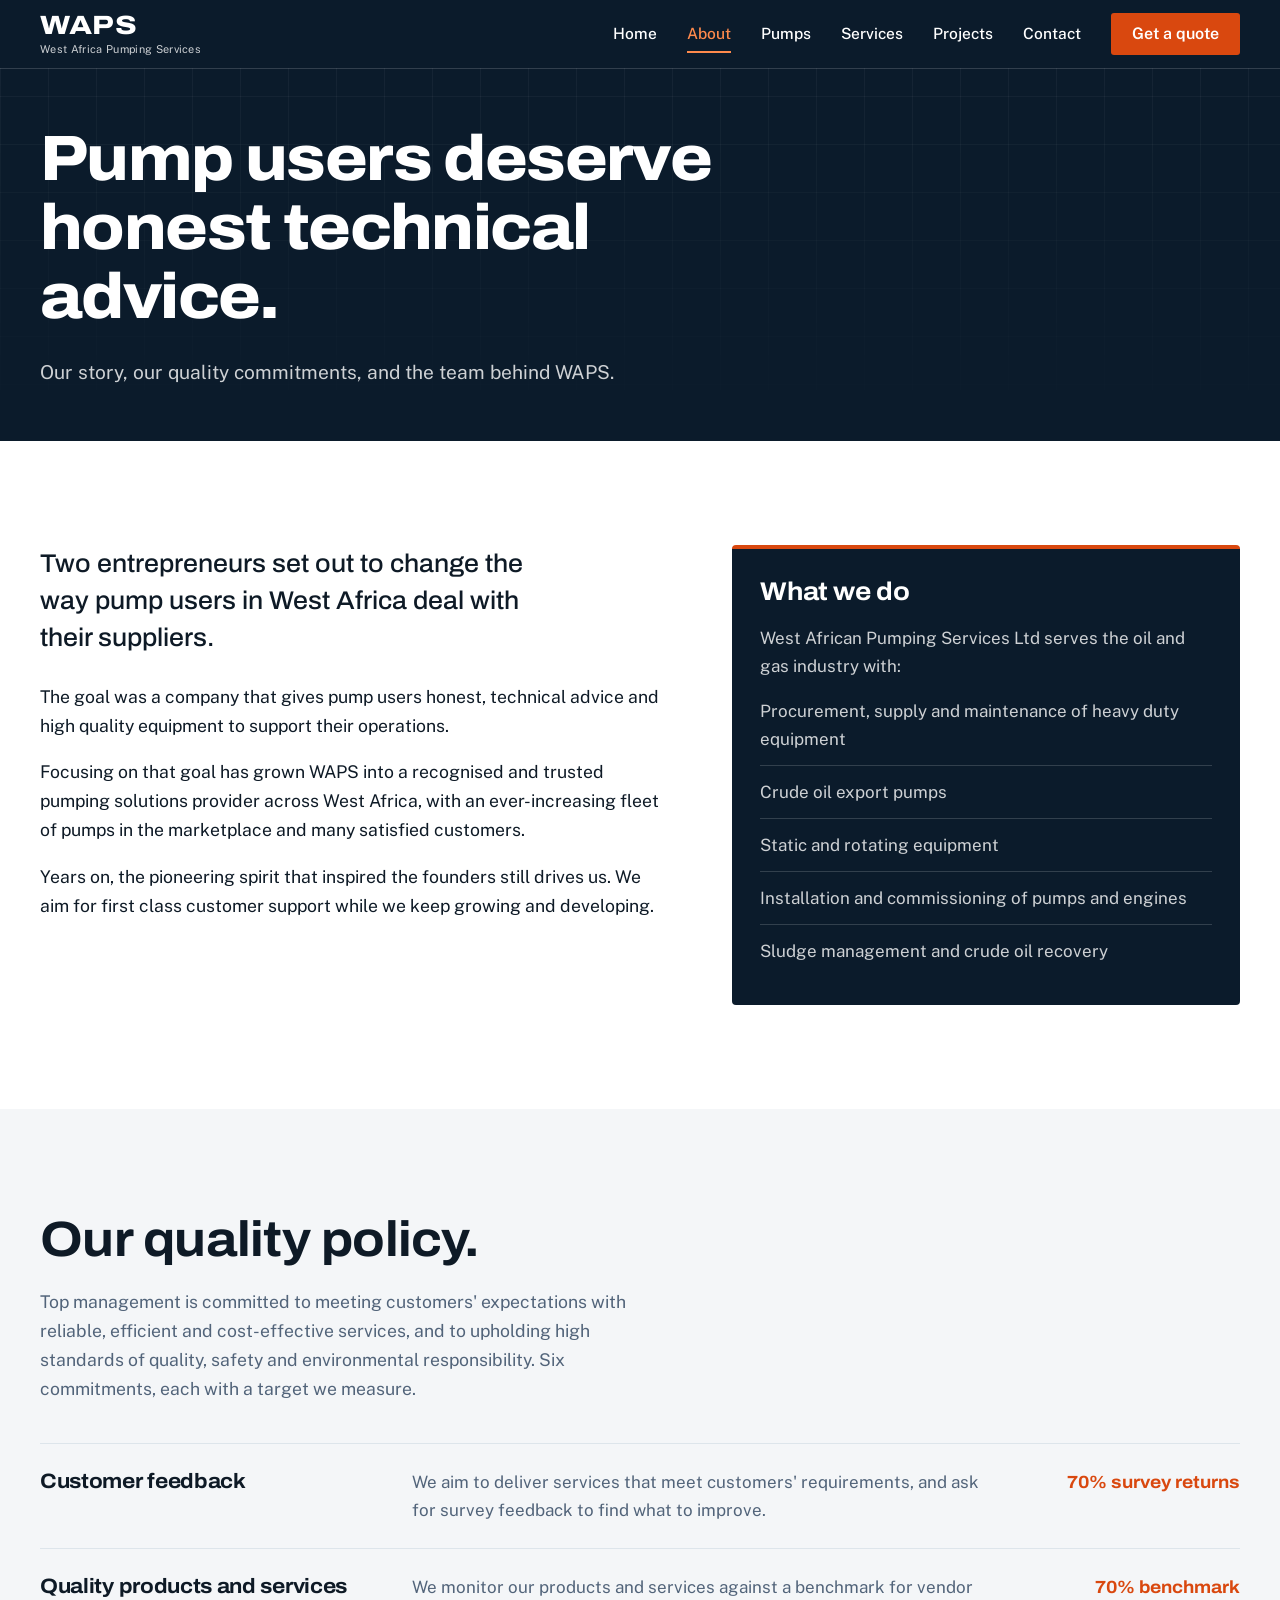
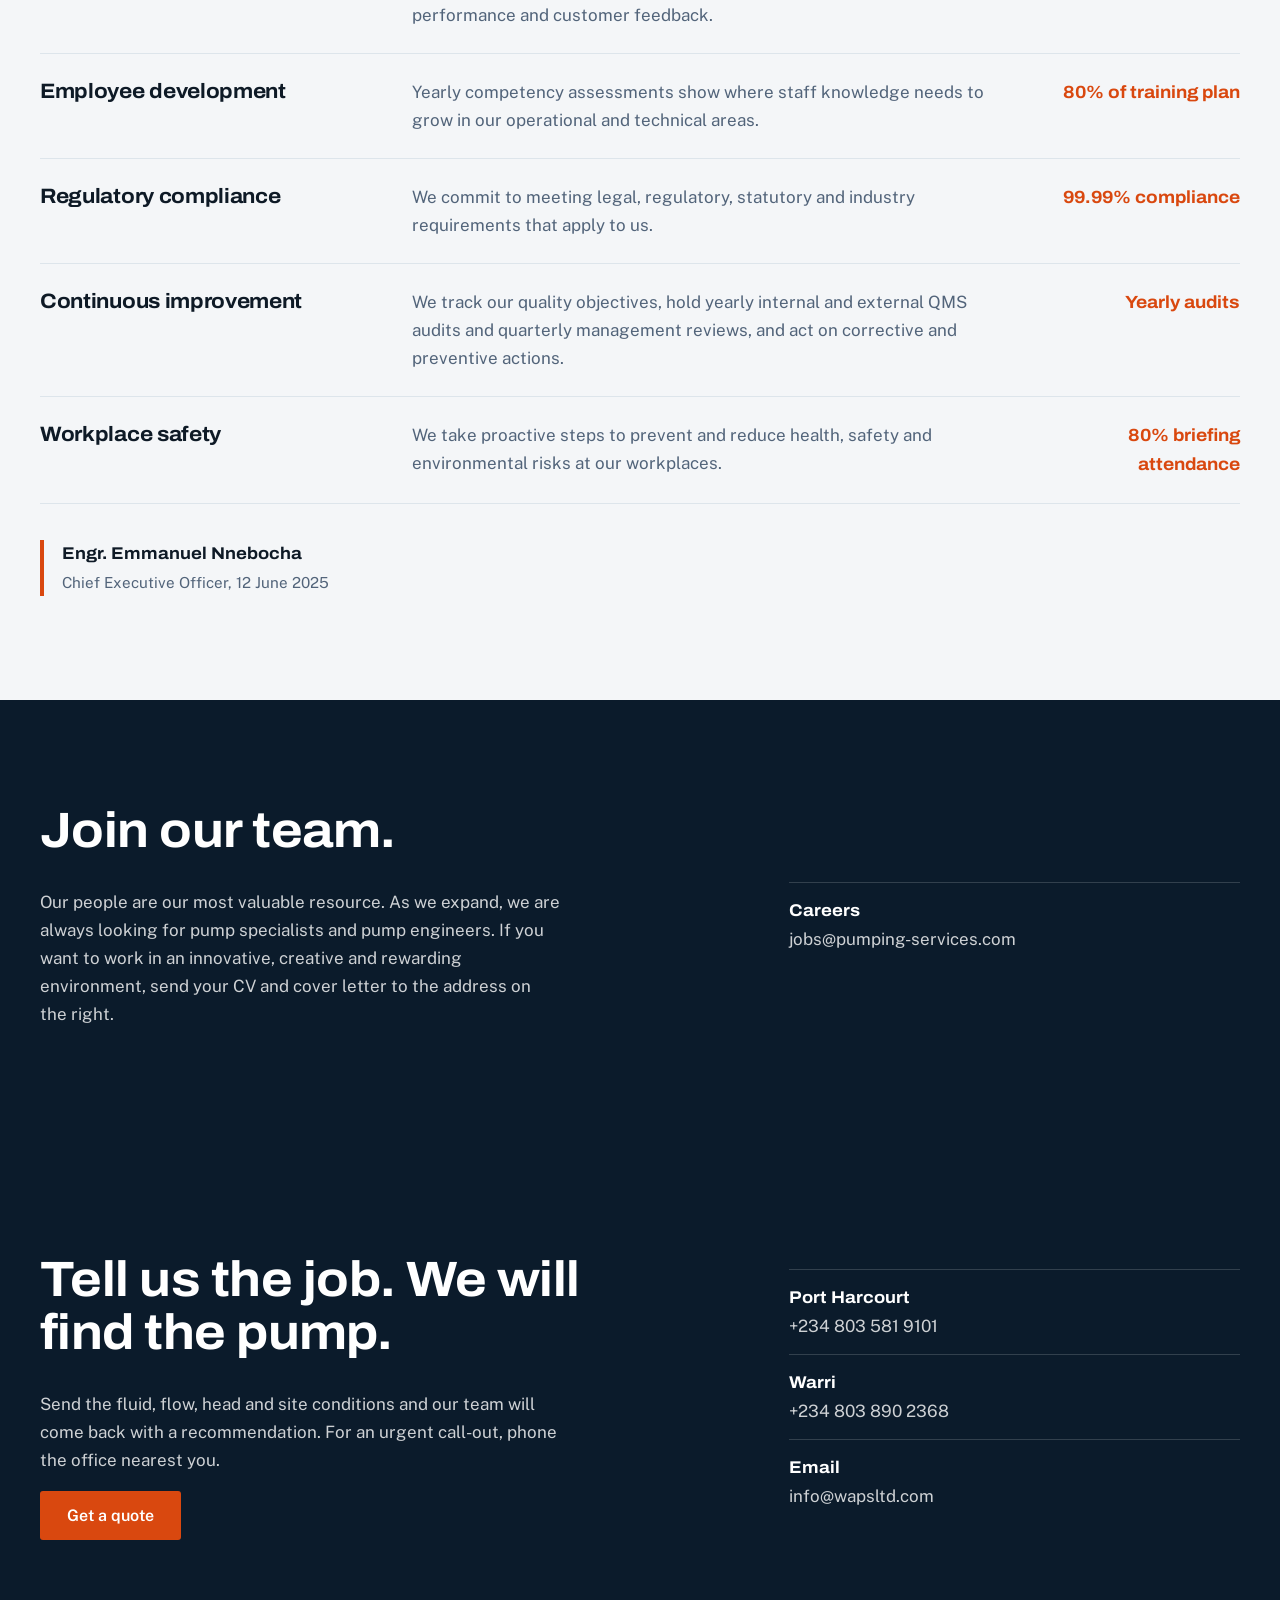
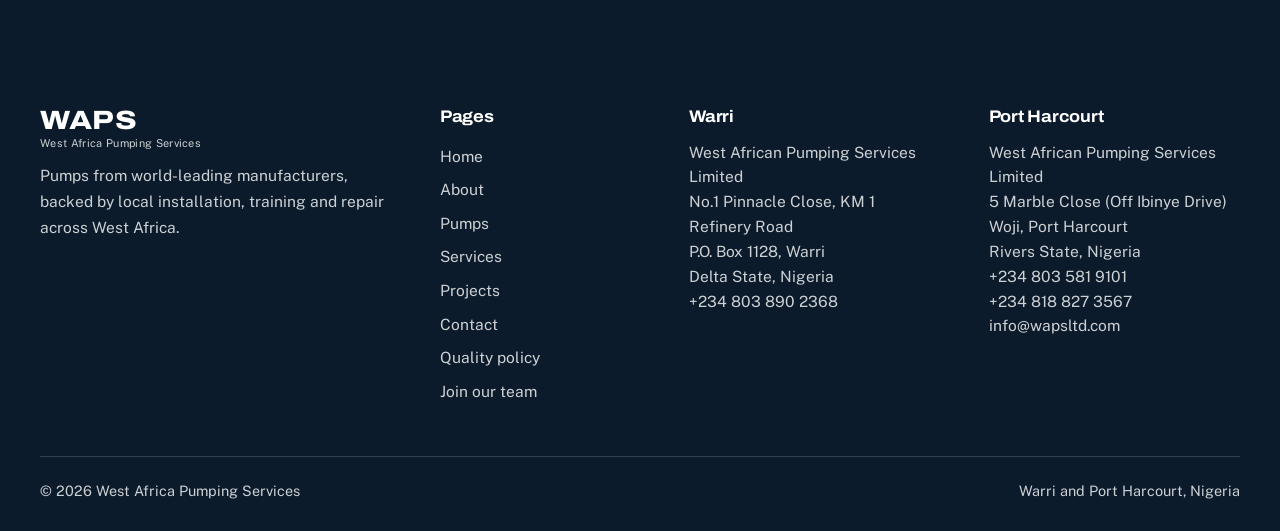
<file: about.html>
<!doctype html>
<html lang="en">
<head>
<meta charset="utf-8">
<meta name="viewport" content="width=device-width, initial-scale=1">
<title>About | West Africa Pumping Services</title>
<meta name="description" content="The story behind West Africa Pumping Services, our quality policy, and how to join the team.">
<meta name="theme-color" content="#0b1b2b">
<link rel="icon" href="data:image/svg+xml,%3Csvg xmlns='http://www.w3.org/2000/svg' viewBox='0 0 32 32'%3E%3Crect width='32' height='32' rx='4' fill='%230b1b2b'/%3E%3Cpath d='M5 9c8 0 11 5 14 11s5 6 8 6' stroke='%23ff8a4c' stroke-width='3' fill='none' stroke-linecap='round'/%3E%3C/svg%3E">
<link rel="preconnect" href="https://fonts.googleapis.com"><link rel="preconnect" href="https://fonts.gstatic.com" crossorigin><link href="https://fonts.googleapis.com/css2?family=Archivo:wdth,wght@75..125,500..800&family=Public+Sans:wght@400;500;600&display=swap" rel="stylesheet">
<link rel="stylesheet" href="css/styles.css">
</head>
<body>
<a class="skip-link" href="#main">Skip to content</a>
<header class="site-header solid">
  <div class="wrap header-row">
    <a class="brand" href="index.html" aria-label="West Africa Pumping Services, home">
      <strong>WAPS</strong><span>West Africa Pumping Services</span>
    </a>
    <button class="nav-toggle" type="button" aria-expanded="false" aria-controls="site-nav" aria-label="Open menu"><i></i><i></i><i></i></button>
    <nav class="nav" id="site-nav" aria-label="Main">
      <a href="index.html">Home</a><a href="about.html" aria-current="page">About</a><a href="pumps.html">Pumps</a><a href="services.html">Services</a><a href="projects.html">Projects</a><a href="contact.html">Contact</a><a class="btn" href="contact.html#quote">Get a quote</a>
    </nav>
  </div>
</header>
<section class="page-hero">
  <div class="wrap"><h1>Pump users deserve honest technical advice.</h1><p>Our story, our quality commitments, and the team behind WAPS.</p></div>
</section>
<main id="main">
<section class="section section--white">
  <div class="wrap split">
    <div>
      <p class="lead-in">Two entrepreneurs set out to change the way pump users in West Africa deal with their suppliers.</p>
      <div class="prose">
        <p>The goal was a company that gives pump users honest, technical advice and high quality equipment to support their operations.</p>
        <p>Focusing on that goal has grown WAPS into a recognised and trusted pumping solutions provider across West Africa, with an ever-increasing fleet of pumps in the marketplace and many satisfied customers.</p>
        <p>Years on, the pioneering spirit that inspired the founders still drives us. We aim for first class customer support while we keep growing and developing.</p>
      </div>
    </div>
    <div class="panel">
      <h3>What we do</h3>
      <p style="color:var(--on-dark)">West African Pumping Services Ltd serves the oil and gas industry with:</p>
      <ul>
        <li>Procurement, supply and maintenance of heavy duty equipment</li>
        <li>Crude oil export pumps</li>
        <li>Static and rotating equipment</li>
        <li>Installation and commissioning of pumps and engines</li>
        <li>Sludge management and crude oil recovery</li>
      </ul>
    </div>
  </div>
</section>

<section class="section" id="quality">
  <div class="wrap">
    <div class="section__intro">
      <h2>Our quality policy.</h2>
      <p>Top management is committed to meeting customers' expectations with reliable, efficient and cost-effective services, and to upholding high standards of quality, safety and environmental responsibility. Six commitments, each with a target we measure.</p>
    </div>
    <div class="commit-list"><div class="commit"><h3>Customer feedback</h3><p>We aim to deliver services that meet customers' requirements, and ask for survey feedback to find what to improve.</p><span class="target">70% survey returns</span></div><div class="commit"><h3>Quality products and services</h3><p>We monitor our products and services against a benchmark for vendor performance and customer feedback.</p><span class="target">70% benchmark</span></div><div class="commit"><h3>Employee development</h3><p>Yearly competency assessments show where staff knowledge needs to grow in our operational and technical areas.</p><span class="target">80% of training plan</span></div><div class="commit"><h3>Regulatory compliance</h3><p>We commit to meeting legal, regulatory, statutory and industry requirements that apply to us.</p><span class="target">99.99% compliance</span></div><div class="commit"><h3>Continuous improvement</h3><p>We track our quality objectives, hold yearly internal and external QMS audits and quarterly management reviews, and act on corrective and preventive actions.</p><span class="target">Yearly audits</span></div><div class="commit"><h3>Workplace safety</h3><p>We take proactive steps to prevent and reduce health, safety and environmental risks at our workplaces.</p><span class="target">80% briefing attendance</span></div></div>
    <div class="signoff"><b>Engr. Emmanuel Nnebocha</b><span>Chief Executive Officer, 12 June 2025</span></div>
  </div>
</section>

<section class="section section--dark on-dark" id="careers">
  <div class="wrap quote">
    <div>
      <h2>Join our team.</h2>
      <p>Our people are our most valuable resource. As we expand, we are always looking for pump specialists and pump engineers. If you want to work in an innovative, creative and rewarding environment, send your CV and cover letter to the address on the right.</p>
    </div>
    <ul class="contact-lines"><li><b>Careers</b><a href="mailto:jobs@pumping-services.com">jobs@pumping-services.com</a></li></ul>
  </div>
</section>
<section class="section section--dark on-dark" id="quote-band">
  <div class="wrap quote">
    <div>
      <h2>Tell us the job. We will find the pump.</h2>
      <p>Send the fluid, flow, head and site conditions and our team will come back with a recommendation. For an urgent call-out, phone the office nearest you.</p>
      <div class="actions"><a class="btn" href="contact.html#quote">Get a quote</a></div>
    </div>
    <ul class="contact-lines">
      <li><b>Port Harcourt</b><a href="tel:+2348035819101">+234 803 581 9101</a></li>
      <li><b>Warri</b><a href="tel:+2348038902368">+234 803 890 2368</a></li>
      <li><b>Email</b><a href="mailto:info@wapsltd.com">info@wapsltd.com</a></li>
    </ul>
  </div>
</section>

</main>
<footer class="site-footer">
  <div class="wrap">
    <div class="footer-grid">
      <div>
        <a class="brand" href="index.html" aria-label="West Africa Pumping Services, home"><strong>WAPS</strong><span>West Africa Pumping Services</span></a>
        <p>Pumps from world-leading manufacturers, backed by local installation, training and repair across West Africa.</p>
      </div>
      <div>
        <h4>Pages</h4>
        <ul><li><a href="index.html">Home</a></li><li><a href="about.html">About</a></li><li><a href="pumps.html">Pumps</a></li><li><a href="services.html">Services</a></li><li><a href="projects.html">Projects</a></li><li><a href="contact.html">Contact</a></li><li><a href="about.html#quality">Quality policy</a></li><li><a href="about.html#careers">Join our team</a></li></ul>
      </div>
      <div>
        <h4>Warri</h4>
        <address>West African Pumping Services Limited<br>No.1 Pinnacle Close, KM 1 Refinery Road<br>P.O. Box 1128, Warri<br>Delta State, Nigeria<br>
        <a href="tel:+2348038902368">+234 803 890 2368</a></address>
      </div>
      <div>
        <h4>Port Harcourt</h4>
        <address>West African Pumping Services Limited<br>5 Marble Close (Off Ibinye Drive)<br>Woji, Port Harcourt<br>Rivers State, Nigeria<br>
        <a href="tel:+2348035819101">+234 803 581 9101</a><br><a href="tel:+2348188273567">+234 818 827 3567</a><br>
        <a href="mailto:info@wapsltd.com">info@wapsltd.com</a></address>
      </div>
    </div>
    <div class="footer-base">
      <span>&copy; <span data-year>2026</span> West Africa Pumping Services</span>
      <span>Warri and Port Harcourt, Nigeria</span>
    </div>
  </div>
</footer>
<script src="js/main.js"></script>
</body>
</html>
</file>
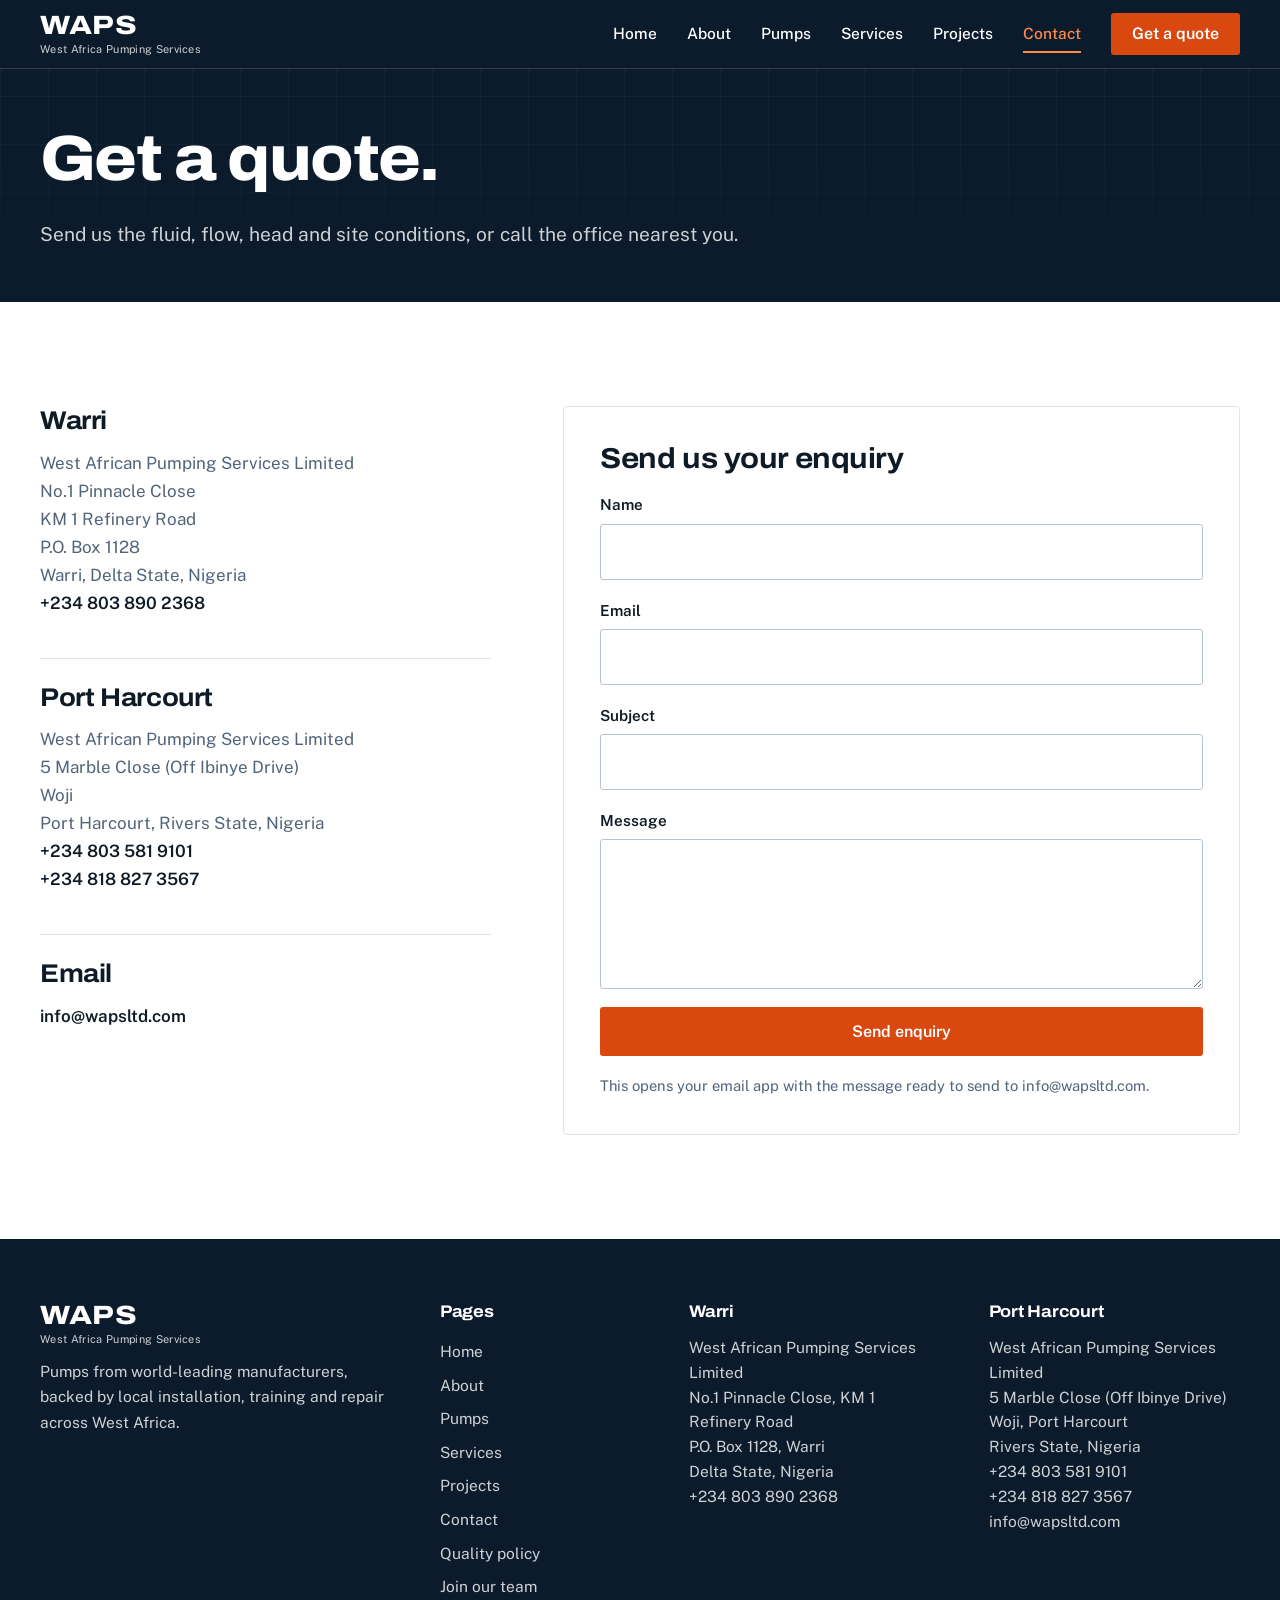
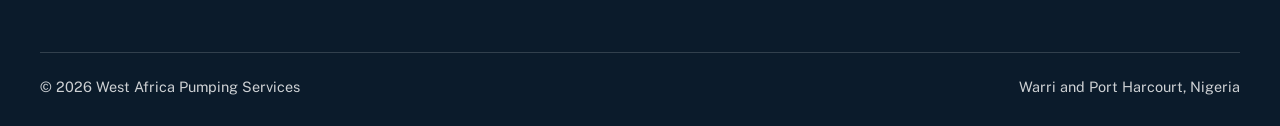
<file: contact.html>
<!doctype html>
<html lang="en">
<head>
<meta charset="utf-8">
<meta name="viewport" content="width=device-width, initial-scale=1">
<title>Contact | West Africa Pumping Services</title>
<meta name="description" content="Contact West Africa Pumping Services in Warri or Port Harcourt, Nigeria, for pump quotes, service and support.">
<meta name="theme-color" content="#0b1b2b">
<link rel="icon" href="data:image/svg+xml,%3Csvg xmlns='http://www.w3.org/2000/svg' viewBox='0 0 32 32'%3E%3Crect width='32' height='32' rx='4' fill='%230b1b2b'/%3E%3Cpath d='M5 9c8 0 11 5 14 11s5 6 8 6' stroke='%23ff8a4c' stroke-width='3' fill='none' stroke-linecap='round'/%3E%3C/svg%3E">
<link rel="preconnect" href="https://fonts.googleapis.com"><link rel="preconnect" href="https://fonts.gstatic.com" crossorigin><link href="https://fonts.googleapis.com/css2?family=Archivo:wdth,wght@75..125,500..800&family=Public+Sans:wght@400;500;600&display=swap" rel="stylesheet">
<link rel="stylesheet" href="css/styles.css">
</head>
<body>
<a class="skip-link" href="#main">Skip to content</a>
<header class="site-header solid">
  <div class="wrap header-row">
    <a class="brand" href="index.html" aria-label="West Africa Pumping Services, home">
      <strong>WAPS</strong><span>West Africa Pumping Services</span>
    </a>
    <button class="nav-toggle" type="button" aria-expanded="false" aria-controls="site-nav" aria-label="Open menu"><i></i><i></i><i></i></button>
    <nav class="nav" id="site-nav" aria-label="Main">
      <a href="index.html">Home</a><a href="about.html">About</a><a href="pumps.html">Pumps</a><a href="services.html">Services</a><a href="projects.html">Projects</a><a href="contact.html" aria-current="page">Contact</a><a class="btn" href="contact.html#quote">Get a quote</a>
    </nav>
  </div>
</header>
<section class="page-hero">
  <div class="wrap"><h1>Get a quote.</h1><p>Send us the fluid, flow, head and site conditions, or call the office nearest you.</p></div>
</section>
<main id="main">
<section class="section section--white" id="quote">
  <div class="wrap contact-grid">
    <div>
      <div class="office">
        <h3>Warri</h3>
        <address>West African Pumping Services Limited<br>No.1 Pinnacle Close<br>KM 1 Refinery Road<br>P.O. Box 1128<br>Warri, Delta State, Nigeria</address>
        <p><a href="tel:+2348038902368">+234 803 890 2368</a></p>
      </div>
      <div class="office">
        <h3>Port Harcourt</h3>
        <address>West African Pumping Services Limited<br>5 Marble Close (Off Ibinye Drive)<br>Woji<br>Port Harcourt, Rivers State, Nigeria</address>
        <p><a href="tel:+2348035819101">+234 803 581 9101</a><br><a href="tel:+2348188273567">+234 818 827 3567</a></p>
      </div>
      <div class="office">
        <h3>Email</h3>
        <p><a href="mailto:info@wapsltd.com">info@wapsltd.com</a></p>
      </div>
    </div>
    <form class="form" id="quote-form" action="mailto:info@wapsltd.com" method="post" enctype="text/plain">
      <h2 style="font-size:1.8rem;margin:0">Send us your enquiry</h2>
      <div class="field"><label for="f-name">Name</label><input id="f-name" name="name" type="text" autocomplete="name" required></div>
      <div class="field"><label for="f-email">Email</label><input id="f-email" name="email" type="email" autocomplete="email" required></div>
      <div class="field"><label for="f-subject">Subject</label><input id="f-subject" name="subject" type="text"></div>
      <div class="field"><label for="f-message">Message</label><textarea id="f-message" name="message" required></textarea></div>
      <button class="btn" type="submit">Send enquiry</button>
      <p class="form-note">This opens your email app with the message ready to send to info@wapsltd.com.</p>
    </form>
  </div>
</section>
</main>
<footer class="site-footer">
  <div class="wrap">
    <div class="footer-grid">
      <div>
        <a class="brand" href="index.html" aria-label="West Africa Pumping Services, home"><strong>WAPS</strong><span>West Africa Pumping Services</span></a>
        <p>Pumps from world-leading manufacturers, backed by local installation, training and repair across West Africa.</p>
      </div>
      <div>
        <h4>Pages</h4>
        <ul><li><a href="index.html">Home</a></li><li><a href="about.html">About</a></li><li><a href="pumps.html">Pumps</a></li><li><a href="services.html">Services</a></li><li><a href="projects.html">Projects</a></li><li><a href="contact.html">Contact</a></li><li><a href="about.html#quality">Quality policy</a></li><li><a href="about.html#careers">Join our team</a></li></ul>
      </div>
      <div>
        <h4>Warri</h4>
        <address>West African Pumping Services Limited<br>No.1 Pinnacle Close, KM 1 Refinery Road<br>P.O. Box 1128, Warri<br>Delta State, Nigeria<br>
        <a href="tel:+2348038902368">+234 803 890 2368</a></address>
      </div>
      <div>
        <h4>Port Harcourt</h4>
        <address>West African Pumping Services Limited<br>5 Marble Close (Off Ibinye Drive)<br>Woji, Port Harcourt<br>Rivers State, Nigeria<br>
        <a href="tel:+2348035819101">+234 803 581 9101</a><br><a href="tel:+2348188273567">+234 818 827 3567</a><br>
        <a href="mailto:info@wapsltd.com">info@wapsltd.com</a></address>
      </div>
    </div>
    <div class="footer-base">
      <span>&copy; <span data-year>2026</span> West Africa Pumping Services</span>
      <span>Warri and Port Harcourt, Nigeria</span>
    </div>
  </div>
</footer>
<script src="js/main.js"></script>
</body>
</html>
</file>
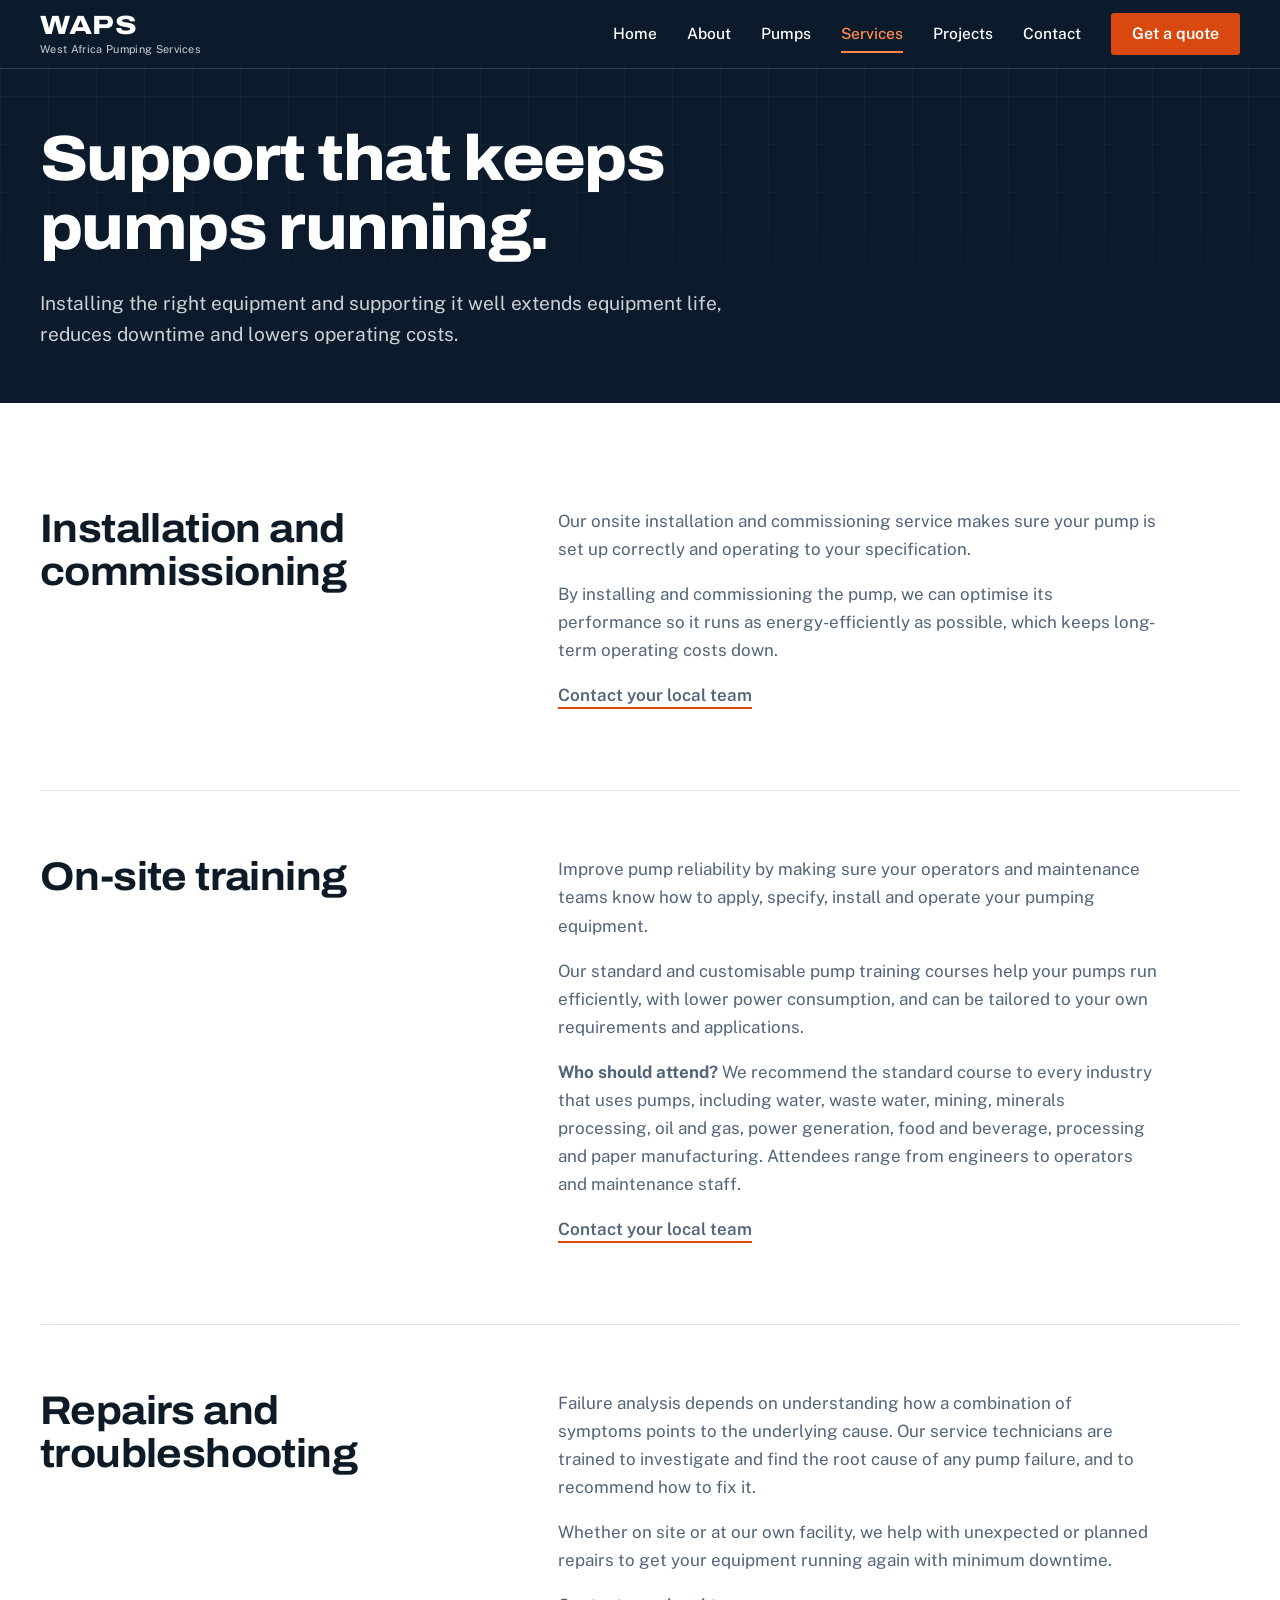
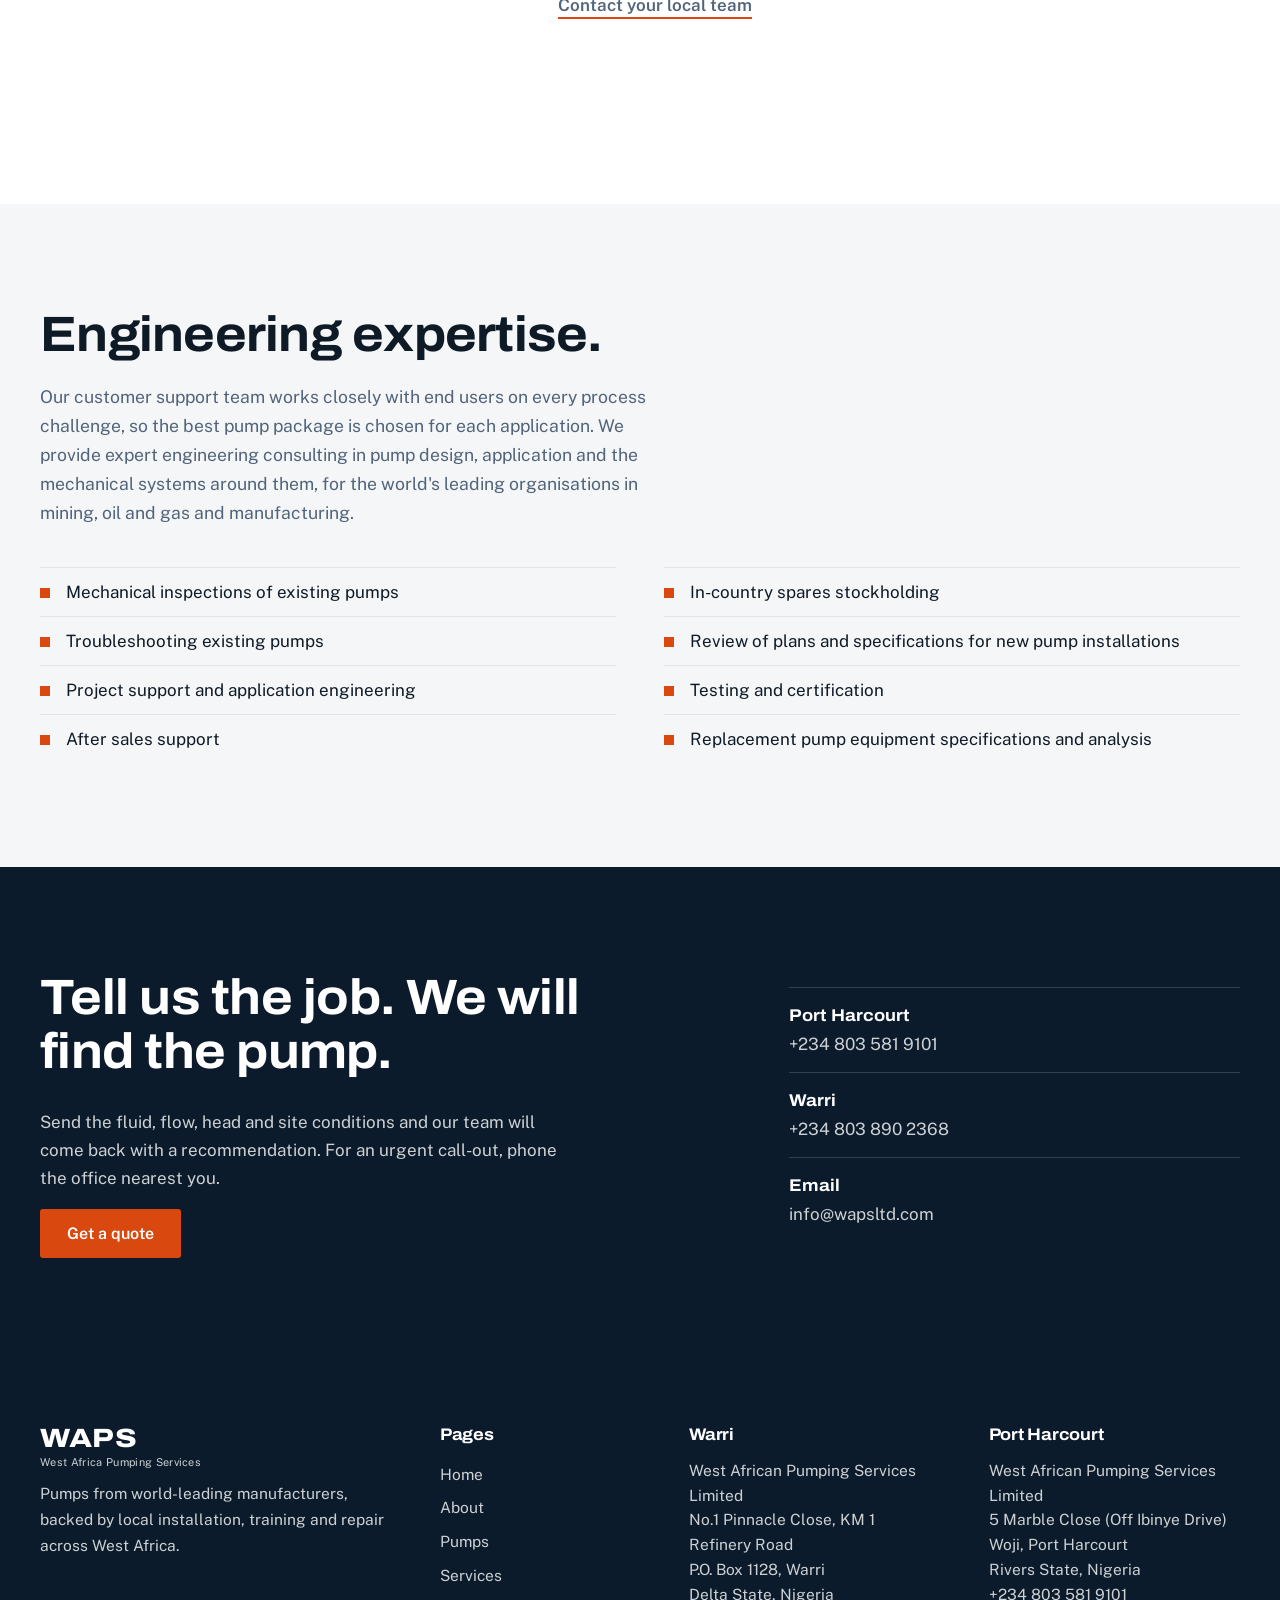
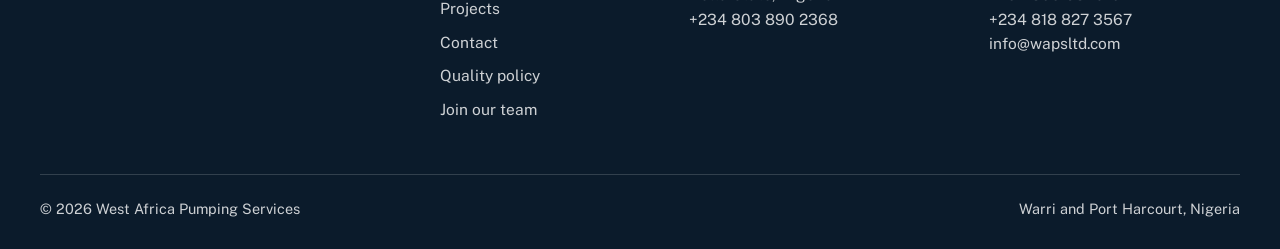
<file: services.html>
<!doctype html>
<html lang="en">
<head>
<meta charset="utf-8">
<meta name="viewport" content="width=device-width, initial-scale=1">
<title>Services and expertise | West Africa Pumping Services</title>
<meta name="description" content="Installation and commissioning, on-site training, repairs and troubleshooting, and pump engineering expertise from WAPS.">
<meta name="theme-color" content="#0b1b2b">
<link rel="icon" href="data:image/svg+xml,%3Csvg xmlns='http://www.w3.org/2000/svg' viewBox='0 0 32 32'%3E%3Crect width='32' height='32' rx='4' fill='%230b1b2b'/%3E%3Cpath d='M5 9c8 0 11 5 14 11s5 6 8 6' stroke='%23ff8a4c' stroke-width='3' fill='none' stroke-linecap='round'/%3E%3C/svg%3E">
<link rel="preconnect" href="https://fonts.googleapis.com"><link rel="preconnect" href="https://fonts.gstatic.com" crossorigin><link href="https://fonts.googleapis.com/css2?family=Archivo:wdth,wght@75..125,500..800&family=Public+Sans:wght@400;500;600&display=swap" rel="stylesheet">
<link rel="stylesheet" href="css/styles.css">
</head>
<body>
<a class="skip-link" href="#main">Skip to content</a>
<header class="site-header solid">
  <div class="wrap header-row">
    <a class="brand" href="index.html" aria-label="West Africa Pumping Services, home">
      <strong>WAPS</strong><span>West Africa Pumping Services</span>
    </a>
    <button class="nav-toggle" type="button" aria-expanded="false" aria-controls="site-nav" aria-label="Open menu"><i></i><i></i><i></i></button>
    <nav class="nav" id="site-nav" aria-label="Main">
      <a href="index.html">Home</a><a href="about.html">About</a><a href="pumps.html">Pumps</a><a href="services.html" aria-current="page">Services</a><a href="projects.html">Projects</a><a href="contact.html">Contact</a><a class="btn" href="contact.html#quote">Get a quote</a>
    </nav>
  </div>
</header>
<section class="page-hero">
  <div class="wrap"><h1>Support that keeps pumps running.</h1><p>Installing the right equipment and supporting it well extends equipment life, reduces downtime and lowers operating costs.</p></div>
</section>
<main id="main">
<section class="section section--white">
  <div class="wrap">
    <article class="service" id="installation">
      <div><h2>Installation and commissioning</h2></div>
      <div>
        <p>Our onsite installation and commissioning service makes sure your pump is set up correctly and operating to your specification.</p>
        <p>By installing and commissioning the pump, we can optimise its performance so it runs as energy-efficiently as possible, which keeps long-term operating costs down.</p>
        <p><a class="text-link" href="contact.html#quote">Contact your local team</a></p>
      </div>
    </article>
    <article class="service" id="training">
      <div><h2>On-site training</h2></div>
      <div>
        <p>Improve pump reliability by making sure your operators and maintenance teams know how to apply, specify, install and operate your pumping equipment.</p>
        <p>Our standard and customisable pump training courses help your pumps run efficiently, with lower power consumption, and can be tailored to your own requirements and applications.</p>
        <p><b>Who should attend?</b> We recommend the standard course to every industry that uses pumps, including water, waste water, mining, minerals processing, oil and gas, power generation, food and beverage, processing and paper manufacturing. Attendees range from engineers to operators and maintenance staff.</p>
        <p><a class="text-link" href="contact.html#quote">Contact your local team</a></p>
      </div>
    </article>
    <article class="service" id="repairs">
      <div><h2>Repairs and troubleshooting</h2></div>
      <div>
        <p>Failure analysis depends on understanding how a combination of symptoms points to the underlying cause. Our service technicians are trained to investigate and find the root cause of any pump failure, and to recommend how to fix it.</p>
        <p>Whether on site or at our own facility, we help with unexpected or planned repairs to get your equipment running again with minimum downtime.</p>
        <p><a class="text-link" href="contact.html#quote">Contact your local team</a></p>
      </div>
    </article>
  </div>
</section>

<section class="section" id="expertise">
  <div class="wrap">
    <div class="section__intro">
      <h2>Engineering expertise.</h2>
      <p>Our customer support team works closely with end users on every process challenge, so the best pump package is chosen for each application. We provide expert engineering consulting in pump design, application and the mechanical systems around them, for the world's leading organisations in mining, oil and gas and manufacturing.</p>
    </div>
    <ul class="checks two-col"><li>Mechanical inspections of existing pumps</li><li>In-country spares stockholding</li><li>Troubleshooting existing pumps</li><li>Review of plans and specifications for new pump installations</li><li>Project support and application engineering</li><li>Testing and certification</li><li>After sales support</li><li>Replacement pump equipment specifications and analysis</li></ul>
  </div>
</section>
<section class="section section--dark on-dark" id="quote-band">
  <div class="wrap quote">
    <div>
      <h2>Tell us the job. We will find the pump.</h2>
      <p>Send the fluid, flow, head and site conditions and our team will come back with a recommendation. For an urgent call-out, phone the office nearest you.</p>
      <div class="actions"><a class="btn" href="contact.html#quote">Get a quote</a></div>
    </div>
    <ul class="contact-lines">
      <li><b>Port Harcourt</b><a href="tel:+2348035819101">+234 803 581 9101</a></li>
      <li><b>Warri</b><a href="tel:+2348038902368">+234 803 890 2368</a></li>
      <li><b>Email</b><a href="mailto:info@wapsltd.com">info@wapsltd.com</a></li>
    </ul>
  </div>
</section>

</main>
<footer class="site-footer">
  <div class="wrap">
    <div class="footer-grid">
      <div>
        <a class="brand" href="index.html" aria-label="West Africa Pumping Services, home"><strong>WAPS</strong><span>West Africa Pumping Services</span></a>
        <p>Pumps from world-leading manufacturers, backed by local installation, training and repair across West Africa.</p>
      </div>
      <div>
        <h4>Pages</h4>
        <ul><li><a href="index.html">Home</a></li><li><a href="about.html">About</a></li><li><a href="pumps.html">Pumps</a></li><li><a href="services.html">Services</a></li><li><a href="projects.html">Projects</a></li><li><a href="contact.html">Contact</a></li><li><a href="about.html#quality">Quality policy</a></li><li><a href="about.html#careers">Join our team</a></li></ul>
      </div>
      <div>
        <h4>Warri</h4>
        <address>West African Pumping Services Limited<br>No.1 Pinnacle Close, KM 1 Refinery Road<br>P.O. Box 1128, Warri<br>Delta State, Nigeria<br>
        <a href="tel:+2348038902368">+234 803 890 2368</a></address>
      </div>
      <div>
        <h4>Port Harcourt</h4>
        <address>West African Pumping Services Limited<br>5 Marble Close (Off Ibinye Drive)<br>Woji, Port Harcourt<br>Rivers State, Nigeria<br>
        <a href="tel:+2348035819101">+234 803 581 9101</a><br><a href="tel:+2348188273567">+234 818 827 3567</a><br>
        <a href="mailto:info@wapsltd.com">info@wapsltd.com</a></address>
      </div>
    </div>
    <div class="footer-base">
      <span>&copy; <span data-year>2026</span> West Africa Pumping Services</span>
      <span>Warri and Port Harcourt, Nigeria</span>
    </div>
  </div>
</footer>
<script src="js/main.js"></script>
</body>
</html>
</file>
<file: css/styles.css>
/* West Africa Pumping Services - site styles
   Mobile-first. Layout follows the Oris Maritime reference; colours and type are our own. */

:root {
  --ink: #0b1b2b;
  --steel: #17314a;
  --steel-2: #223f5c;
  --paper: #f4f6f8;
  --white: #ffffff;
  --mist: #dde5eb;
  --text: #0e1a26;
  --muted: #52647a;
  --signal: #d9480f;
  --signal-dark: #b93a08;
  --signal-light: #ff8a4c;
  --line: rgba(255, 255, 255, 0.16);
  --on-dark: rgba(255, 255, 255, 0.8);
  --gutter: 20px;
  --header-h: 68px;
  --display: "Archivo", system-ui, -apple-system, "Segoe UI", Roboto, sans-serif;
}

*,
*::before,
*::after { box-sizing: border-box; }

html { scroll-behavior: smooth; -webkit-text-size-adjust: 100%; scroll-padding-top: calc(var(--header-h) + 16px); }

body {
  margin: 0;
  font-family: "Public Sans", system-ui, -apple-system, "Segoe UI", Roboto, sans-serif;
  font-size: 1.0625rem;
  line-height: 1.65;
  color: var(--text);
  background: var(--paper);
}

img { max-width: 100%; display: block; }
a { color: inherit; }
ul { margin: 0; padding: 0; list-style: none; }
p { margin: 0 0 1em; }

h1, h2, h3, h4 {
  font-family: var(--display);
  font-weight: 700;
  font-stretch: 108%;
  line-height: 1.08;
  letter-spacing: -0.015em;
  margin: 0 0 0.6em;
}

h2 { font-size: clamp(1.9rem, 4.6vw, 3.1rem); }
h3 { font-size: clamp(1.25rem, 2.4vw, 1.6rem); line-height: 1.15; }

:focus-visible { outline: 3px solid var(--signal-light); outline-offset: 3px; }

.skip-link {
  position: absolute; left: 12px; top: -60px; z-index: 100;
  background: var(--signal); color: #fff; padding: 10px 16px; border-radius: 3px; text-decoration: none;
}
.skip-link:focus { top: 12px; }

.wrap { width: min(1200px, 100% - 2 * var(--gutter)); margin-inline: auto; }

/* ---------- Header ---------- */
.site-header {
  position: fixed; inset: 0 0 auto 0; z-index: 50;
  transition: background 0.25s, box-shadow 0.25s;
}
.site-header.solid { background: var(--ink); box-shadow: 0 1px 0 var(--line); }
.header-row { display: flex; align-items: center; justify-content: space-between; height: var(--header-h); }

.brand { display: flex; flex-direction: column; line-height: 1; text-decoration: none; color: #fff; }
.brand strong { font-family: var(--display); font-size: 1.65rem; font-weight: 800; font-stretch: 118%; letter-spacing: 0.02em; }
.brand span { font-size: 0.68rem; letter-spacing: 0.03em; color: var(--on-dark); margin-top: 4px; }

.nav-toggle {
  display: inline-flex; flex-direction: column; justify-content: center; gap: 5px;
  width: 44px; height: 44px; padding: 0 10px; background: none; border: 0; cursor: pointer;
}
.nav-toggle i { display: block; height: 2px; background: #fff; transition: transform 0.2s, opacity 0.2s; }
.nav-toggle[aria-expanded="true"] i:nth-child(1) { transform: translateY(7px) rotate(45deg); }
.nav-toggle[aria-expanded="true"] i:nth-child(2) { opacity: 0; }
.nav-toggle[aria-expanded="true"] i:nth-child(3) { transform: translateY(-7px) rotate(-45deg); }

.nav {
  position: fixed; inset: var(--header-h) 0 0 0; background: var(--ink);
  padding: 16px var(--gutter) 32px; display: none; flex-direction: column; overflow-y: auto;
}
.nav.open { display: flex; }
.nav a:not(.btn) {
  color: #fff; text-decoration: none; padding: 16px 0; border-bottom: 1px solid var(--line);
  font-weight: 500; font-size: 1.15rem;
}
.nav a[aria-current="page"] { color: var(--signal-light); }
.nav .btn { margin-top: 24px; text-align: center; }

@media (min-width: 960px) {
  .nav-toggle { display: none; }
  .nav {
    position: static; display: flex; flex-direction: row; align-items: center; gap: 30px;
    padding: 0; background: none; overflow: visible;
  }
  .nav a:not(.btn) { border: 0; padding: 6px 0; font-size: 0.97rem; position: relative; }
  .nav a:not(.btn)::after {
    content: ""; position: absolute; left: 0; right: 0; bottom: 0; height: 2px; background: var(--signal-light);
    transform: scaleX(0); transform-origin: left; transition: transform 0.2s;
  }
  .nav a:not(.btn):hover::after, .nav a[aria-current="page"]::after { transform: scaleX(1); }
  .nav .btn { margin: 0; padding: 10px 20px; }
}

/* ---------- Buttons ---------- */
.btn {
  display: inline-block; background: var(--signal); color: #fff; padding: 14px 26px; border-radius: 3px;
  text-decoration: none; text-align: center; border: 1px solid transparent; cursor: pointer;
  font-family: inherit; font-size: 1rem; font-weight: 600; line-height: 1.2;
  transition: background 0.15s, border-color 0.15s;
}
.btn:hover { background: var(--signal-dark); }
.btn--ghost { background: transparent; border-color: rgba(255, 255, 255, 0.45); }
.btn--ghost:hover { background: rgba(255, 255, 255, 0.1); }
.actions { display: flex; flex-wrap: wrap; gap: 12px; }

.text-link { font-weight: 600; text-decoration: none; border-bottom: 2px solid var(--signal); padding-bottom: 2px; }
.text-link:hover { color: var(--signal-dark); }
.on-dark .text-link { border-color: var(--signal-light); }
.on-dark .text-link:hover { color: var(--signal-light); }

/* ---------- Hero (home) ---------- */
.hero {
  position: relative; background: var(--ink); color: #fff; min-height: 100svh;
  display: grid; grid-template-rows: 1fr auto; overflow: hidden;
}
.hero::before {
  content: ""; position: absolute; inset: 0; pointer-events: none;
  background-image:
    linear-gradient(rgba(255, 255, 255, 0.05) 1px, transparent 1px),
    linear-gradient(90deg, rgba(255, 255, 255, 0.05) 1px, transparent 1px);
  background-size: 48px 48px;
  -webkit-mask-image: linear-gradient(to bottom, #000 35%, transparent);
  mask-image: linear-gradient(to bottom, #000 35%, transparent);
}
.hero-graph {
  position: absolute; left: 0; top: var(--header-h); width: 100%; height: auto; opacity: 0.7; pointer-events: none;
}
.hero-inner { position: relative; align-self: end; padding: calc(var(--header-h) + 62vw) 0 40px; }
.hero h1 { font-size: clamp(2.3rem, 7.2vw, 5rem); font-weight: 800; letter-spacing: -0.025em; line-height: 1.02; max-width: 15ch; }
.hero .lede { font-size: clamp(1.05rem, 1.6vw, 1.25rem); color: var(--on-dark); max-width: 56ch; margin-bottom: 28px; }

.pillars { position: relative; display: grid; border-top: 1px solid var(--line); background: rgba(11, 27, 43, 0.6); }
.pillar { display: block; padding: 16px var(--gutter); text-decoration: none; border-bottom: 1px solid var(--line); transition: background 0.15s; }
.pillar:last-child { border-bottom: 0; }
.pillar:hover { background: rgba(255, 255, 255, 0.06); }
.pillar strong { display: block; font-family: var(--display); font-size: 1.15rem; font-stretch: 108%; }
.pillar span { display: block; color: var(--on-dark); font-size: 0.93rem; line-height: 1.45; margin-top: 2px; }

.curve { fill: none; stroke-linecap: round; stroke-dasharray: 1; stroke-dashoffset: 1; animation: draw 2.4s cubic-bezier(0.4, 0, 0.2, 1) forwards; }
.curve--system { stroke: rgba(255, 255, 255, 0.85); stroke-width: 3; animation-delay: 0.9s; }
.curve--pump { stroke: var(--signal-light); stroke-width: 4.5; animation-delay: 0.2s; }
.graph-axis { stroke: rgba(255, 255, 255, 0.4); stroke-width: 1.5; fill: none; }
.graph-text { fill: rgba(255, 255, 255, 0.72); font-family: "Public Sans", system-ui, sans-serif; font-size: 13px; }
.duty { fill: #fff; opacity: 0; animation: appear 0.4s 2.6s forwards; }
.duty-ring { fill: none; stroke: #fff; stroke-width: 2; opacity: 0; transform-box: fill-box; transform-origin: center; animation: ring 1.4s 2.6s ease-out 1 forwards; }
.duty-label { opacity: 0; animation: appear 0.4s 2.8s forwards; }

@keyframes draw { to { stroke-dashoffset: 0; } }
@keyframes appear { to { opacity: 1; } }
@keyframes ring { 0% { opacity: 0.9; transform: scale(1); } 100% { opacity: 0; transform: scale(4.2); } }

@media (min-width: 720px) {
  .pillars { grid-template-columns: repeat(3, 1fr); }
  .pillar { border-bottom: 0; border-right: 1px solid var(--line); padding: 22px var(--gutter); }
  .pillar:last-child { border-right: 0; }
}

@media (min-width: 960px) {
  .hero-graph { left: auto; right: 2%; top: calc(var(--header-h) + 36px); width: min(660px, 46vw); opacity: 1; }
  .hero-inner { padding: 160px 0 56px; }
  .hero h1 { font-size: clamp(2.6rem, 4.5vw, 4.3rem); max-width: min(560px, 46vw); }
  .hero .lede { max-width: min(46ch, 46vw); }
}

/* ---------- Page hero (inner pages) ---------- */
.page-hero { position: relative; background: var(--ink); color: #fff; padding: calc(var(--header-h) + 56px) 0 52px; overflow: hidden; }
.page-hero::before {
  content: ""; position: absolute; inset: 0; pointer-events: none;
  background-image:
    linear-gradient(rgba(255, 255, 255, 0.05) 1px, transparent 1px),
    linear-gradient(90deg, rgba(255, 255, 255, 0.05) 1px, transparent 1px);
  background-size: 48px 48px;
  -webkit-mask-image: linear-gradient(to bottom, #000, transparent);
  mask-image: linear-gradient(to bottom, #000, transparent);
}
.page-hero .wrap { position: relative; }
.page-hero h1 { font-size: clamp(2.2rem, 6vw, 4rem); font-weight: 800; letter-spacing: -0.025em; max-width: 18ch; margin-bottom: 0.4em; }
.page-hero p { color: var(--on-dark); font-size: clamp(1.05rem, 1.5vw, 1.2rem); max-width: 60ch; margin: 0; }

/* ---------- Sections ---------- */
.section { padding: 72px 0; }
.section--white { background: var(--white); }
.section--dark { background: var(--ink); color: #fff; }
.section--steel { background: var(--steel); color: #fff; }
.section__intro { max-width: 62ch; margin-bottom: 40px; }
.section__intro p { color: var(--muted); font-size: 1.1rem; }
.section--dark .section__intro p, .section--steel .section__intro p { color: var(--on-dark); }
.section__intro h2 { margin-bottom: 0.4em; }

@media (min-width: 768px) {
  :root { --gutter: 32px; }
  .section { padding: 104px 0; }
}

/* ---------- Ticker ---------- */
.ticker { background: var(--steel); color: #fff; overflow: hidden; border-block: 1px solid var(--line); }
.ticker-track { display: flex; width: max-content; animation: tick 48s linear infinite; }
.ticker:hover .ticker-track { animation-play-state: paused; }
.ticker-group { display: flex; gap: 52px; padding: 18px 26px; }
.ticker-item { display: flex; align-items: baseline; gap: 10px; white-space: nowrap; }
.ticker-item b { font-family: var(--display); font-size: 1.2rem; font-stretch: 108%; }
.ticker-item span { color: var(--on-dark); font-size: 0.92rem; }
@keyframes tick { to { transform: translateX(-50%); } }

/* ---------- About split ---------- */
.split { display: grid; gap: 40px; }
.split h2 { max-width: 16ch; }
.panel { background: var(--ink); color: #fff; padding: 28px; border-radius: 4px; border-top: 4px solid var(--signal); }
.panel h3 { margin-bottom: 0.7em; }
.panel li { padding: 12px 0; border-top: 1px solid var(--line); color: var(--on-dark); }
.panel li:first-child { border-top: 0; padding-top: 0; }
@media (min-width: 900px) {
  .split { grid-template-columns: 1.1fr 0.9fr; gap: 72px; align-items: start; }
}

/* ---------- Pump range rail ---------- */
.rail-head { display: flex; align-items: flex-end; justify-content: space-between; gap: 20px; margin-bottom: 32px; }
.rail-head .section__intro { margin-bottom: 0; }
.rail-buttons { display: none; gap: 8px; }
.rail-btn {
  width: 48px; height: 48px; border-radius: 50%; border: 1px solid var(--mist); background: #fff; cursor: pointer;
  font-size: 1.3rem; line-height: 1; color: var(--text); transition: background 0.15s, color 0.15s, border-color 0.15s;
}
.rail-btn:hover { background: var(--ink); color: #fff; border-color: var(--ink); }
.rail {
  display: flex; gap: 16px; overflow-x: auto; scroll-snap-type: x mandatory;
  margin-inline: calc(-1 * var(--gutter)); padding: 4px var(--gutter) 20px; scroll-padding-inline: var(--gutter);
}
.pcard {
  flex: 0 0 min(300px, 80vw); scroll-snap-align: start; background: #fff; border: 1px solid var(--mist); border-radius: 4px;
  text-decoration: none; display: flex; flex-direction: column; transition: border-color 0.15s, box-shadow 0.15s;
}
.pcard:hover { border-color: var(--signal); }
.pcard-top { display: flex; align-items: center; gap: 14px; padding: 16px; }
.pcard-top img { width: 84px; height: 84px; object-fit: cover; border-radius: 3px; background: var(--mist); flex: none; }
.pcard-top h3 { margin: 0; font-size: 1.3rem; }
.pcard dl { margin: 0; padding: 0 16px 16px; }
.pcard dl div { display: flex; justify-content: space-between; gap: 12px; padding: 10px 0; border-top: 1px solid var(--mist); font-size: 0.95rem; }
.pcard dt { color: var(--muted); }
.pcard dd { margin: 0; font-weight: 600; text-align: right; }
.pcard .by { margin: auto 0 0; padding: 12px 16px; background: var(--paper); font-size: 0.9rem; color: var(--muted); border-radius: 0 0 3px 3px; }
@media (min-width: 900px) {
  .rail-buttons { display: flex; }
  .rail { margin-inline: 0; padding-inline: 0; scroll-padding-inline: 0; }
}

/* ---------- Services columns ---------- */
.cols { display: grid; gap: 28px; }
.col { border-top: 3px solid var(--signal-light); padding-top: 20px; }
.col h3 { margin-bottom: 0.5em; }
.col p { color: var(--on-dark); }
.col ul { margin-top: 18px; }
.col li { padding: 10px 0 10px 22px; border-top: 1px solid var(--line); position: relative; color: #fff; font-size: 0.98rem; }
.col li::before { content: ""; position: absolute; left: 0; top: 1.15em; width: 9px; height: 9px; background: var(--signal-light); }
@media (min-width: 900px) { .cols { grid-template-columns: repeat(3, 1fr); gap: 40px; } }

/* ---------- Key figures ---------- */
.stats { display: grid; grid-template-columns: 1fr 1fr; gap: 28px 20px; }
.stat strong { display: block; font-family: var(--display); font-weight: 800; font-stretch: 112%; font-size: clamp(2.6rem, 8vw, 4.6rem); line-height: 1; letter-spacing: -0.03em; color: var(--text); }
.stat strong em { font-style: normal; color: var(--signal); }
.stat p { margin: 10px 0 0; color: var(--muted); font-size: 0.98rem; max-width: 26ch; }
@media (min-width: 900px) { .stats { grid-template-columns: repeat(4, 1fr); gap: 40px; } }

/* ---------- Industries ---------- */
.rows { border-bottom: 1px solid var(--mist); }
.row { display: grid; gap: 4px; padding: 22px 0; border-top: 1px solid var(--mist); }
.row h3 { margin: 0; font-size: 1.35rem; }
.row p { margin: 0; color: var(--muted); }
@media (min-width: 800px) { .row { grid-template-columns: 0.8fr 1.2fr; gap: 40px; align-items: baseline; padding: 26px 0; } }

/* ---------- Project cards ---------- */
.pgrid { display: grid; gap: 20px; }
.proj-card { background: #fff; border: 1px solid var(--mist); border-radius: 4px; overflow: hidden; text-decoration: none; display: flex; flex-direction: column; transition: border-color 0.15s; }
.proj-card:hover { border-color: var(--signal); }
.proj-card img { width: 100%; aspect-ratio: 495 / 400; object-fit: cover; background: var(--mist); }
.proj-card div { padding: 20px; }
.proj-card h3 { margin-bottom: 0.4em; }
.proj-card p { margin: 0; color: var(--muted); font-size: 0.98rem; }
@media (min-width: 720px) { .pgrid { grid-template-columns: 1fr 1fr; } }
@media (min-width: 1000px) { .pgrid { grid-template-columns: repeat(4, 1fr); } }

/* ---------- Quote band ---------- */
.quote { display: grid; gap: 32px; }
.quote h2 { max-width: 18ch; }
.quote p { color: var(--on-dark); max-width: 52ch; }
.contact-lines li { padding: 14px 0; border-top: 1px solid var(--line); }
.contact-lines b { display: block; font-family: var(--display); font-stretch: 108%; }
.contact-lines a { color: var(--on-dark); text-decoration: none; }
.contact-lines a:hover { color: var(--signal-light); }
@media (min-width: 900px) { .quote { grid-template-columns: 1.2fr 0.8fr; gap: 72px; align-items: center; } }

/* ---------- Footer ---------- */
.site-footer { background: var(--ink); color: var(--on-dark); padding: 64px 0 28px; font-size: 0.97rem; }
.footer-grid { display: grid; gap: 36px; }
.site-footer h4 { color: #fff; font-size: 1.05rem; margin-bottom: 0.8em; }
.site-footer a { text-decoration: none; }
.site-footer a:hover { color: var(--signal-light); }
.site-footer li { padding: 4px 0; }
.site-footer address { font-style: normal; line-height: 1.6; }
.site-footer .brand { margin-bottom: 14px; }
.footer-base { margin-top: 48px; padding-top: 22px; border-top: 1px solid var(--line); display: flex; flex-wrap: wrap; justify-content: space-between; gap: 10px; font-size: 0.9rem; }
@media (min-width: 800px) { .footer-grid { grid-template-columns: 1.4fr 0.8fr 1fr 1fr; gap: 48px; } }

/* ---------- Inner pages: shared ---------- */
.prose { max-width: 66ch; }
.prose p { font-size: 1.1rem; }
.lead-in { font-size: clamp(1.25rem, 2.2vw, 1.6rem); line-height: 1.45; font-family: var(--display); font-stretch: 104%; font-weight: 500; max-width: 34ch; }

.commit-list { display: grid; gap: 0; border-bottom: 1px solid var(--mist); }
.commit { display: grid; gap: 6px; padding: 24px 0; border-top: 1px solid var(--mist); }
.commit h3 { margin: 0; font-size: 1.3rem; }
.commit p { margin: 0; color: var(--muted); }
.commit .target { font-family: var(--display); font-weight: 700; font-stretch: 108%; color: var(--signal); font-size: 1.1rem; }
@media (min-width: 800px) { .commit { grid-template-columns: 0.8fr 1.4fr 0.5fr; gap: 40px; align-items: baseline; } .commit .target { text-align: right; } }

.signoff { margin-top: 36px; padding-left: 18px; border-left: 4px solid var(--signal); }
.signoff b { display: block; font-family: var(--display); font-stretch: 108%; }
.signoff span { color: var(--muted); font-size: 0.95rem; }

/* pumps page */
.chips { position: sticky; top: var(--header-h); z-index: 20; background: var(--white); border-bottom: 1px solid var(--mist); overflow-x: auto; }
.chips ul { display: flex; gap: 6px; padding: 10px var(--gutter); width: max-content; min-width: 100%; }
.chips a { display: block; padding: 8px 16px; border-radius: 999px; text-decoration: none; font-weight: 500; font-size: 0.95rem; white-space: nowrap; border: 1px solid var(--mist); }
.chips a:hover { background: var(--ink); color: #fff; border-color: var(--ink); }
@media (min-width: 1240px) { .chips ul { padding-inline: calc((100vw - 1200px) / 2); } }

.mfr { padding: 56px 0; border-top: 1px solid var(--mist); display: grid; gap: 32px; }
.mfr:first-of-type { border-top: 0; }
.mfr-head h2 { font-size: clamp(2rem, 4vw, 2.8rem); margin-bottom: 0.3em; }
.mfr-head p { color: var(--muted); max-width: 46ch; }
.ptype { display: grid; gap: 20px; padding: 24px; background: #fff; border: 1px solid var(--mist); border-radius: 4px; margin-bottom: 16px; }
.ptype:last-child { margin-bottom: 0; }
.ptype img { width: 100%; max-width: 220px; aspect-ratio: 1; object-fit: contain; background: var(--paper); border-radius: 3px; }
.ptype h3 { margin-bottom: 0.4em; }
.ptype p { color: var(--muted); }
.specs { margin: 18px 0 0; }
.specs div { display: grid; grid-template-columns: 7.5rem 1fr; gap: 14px; padding: 9px 0; border-top: 1px solid var(--mist); font-size: 0.97rem; }
.specs dt { color: var(--muted); }
.specs dd { margin: 0; font-weight: 600; }
@media (min-width: 900px) {
  .mfr { grid-template-columns: 0.7fr 1.3fr; gap: 64px; }
  .mfr-head { position: sticky; top: calc(var(--header-h) + 80px); align-self: start; }
  .ptype { grid-template-columns: 200px 1fr; gap: 32px; }
}

/* services page */
.service { display: grid; gap: 24px; padding: 48px 0; border-top: 1px solid var(--mist); }
.service:first-of-type { border-top: 0; padding-top: 0; }
.service h2 { font-size: clamp(1.8rem, 3.6vw, 2.5rem); }
.service p { color: var(--muted); max-width: 60ch; }
.checks li { position: relative; padding: 10px 0 10px 26px; border-top: 1px solid var(--mist); }
.checks li::before { content: ""; position: absolute; left: 0; top: 1.2em; width: 10px; height: 10px; background: var(--signal); }
@media (min-width: 900px) { .service { grid-template-columns: 0.8fr 1.2fr; gap: 64px; padding: 64px 0; } .service:first-of-type { padding-top: 0; } }
.two-col { display: grid; gap: 0 48px; }
@media (min-width: 800px) { .two-col { grid-template-columns: 1fr 1fr; } }

/* projects page */
.project { display: grid; gap: 28px; padding: 56px 0; border-top: 1px solid var(--mist); }
.project:first-of-type { border-top: 0; padding-top: 0; }
.project img { width: 100%; aspect-ratio: 495 / 400; object-fit: cover; border-radius: 4px; background: var(--mist); }
.project h2 { font-size: clamp(1.9rem, 3.6vw, 2.6rem); }
.facts { margin: 0 0 24px; }
.facts div { display: grid; grid-template-columns: 6.5rem 1fr; gap: 14px; padding: 12px 0; border-top: 1px solid var(--mist); }
.facts dt { color: var(--muted); }
.facts dd { margin: 0; font-weight: 500; }
.project h3 { font-size: 1.15rem; margin-top: 8px; }
@media (min-width: 900px) {
  .project { grid-template-columns: 0.9fr 1.1fr; gap: 64px; align-items: start; padding: 72px 0; }
  .project:nth-of-type(even) img { order: 2; }
  .project img { position: sticky; top: calc(var(--header-h) + 24px); }
}

/* contact page */
.contact-grid { display: grid; gap: 48px; }
.office { padding: 24px 0; border-top: 1px solid var(--mist); }
.office:first-child { border-top: 0; padding-top: 0; }
.office h3 { margin-bottom: 0.5em; }
.office address { font-style: normal; color: var(--muted); }
.office a { text-decoration: none; font-weight: 600; }
.office a:hover { color: var(--signal-dark); }
.form { background: #fff; border: 1px solid var(--mist); border-radius: 4px; padding: 24px; display: grid; gap: 18px; align-content: start; }
.field { display: grid; gap: 6px; }
.field label { font-weight: 600; font-size: 0.95rem; }
.field input, .field textarea {
  font: inherit; padding: 13px 14px; border: 1px solid #b7c4cf; border-radius: 3px; background: #fff; color: var(--text); width: 100%;
}
.field textarea { min-height: 150px; resize: vertical; }
.field input:focus, .field textarea:focus { outline: 3px solid var(--signal-light); outline-offset: 1px; border-color: var(--signal); }
.form-note { font-size: 0.92rem; color: var(--muted); margin: 0; }
@media (min-width: 900px) { .contact-grid { grid-template-columns: 0.8fr 1.2fr; gap: 72px; } .form { padding: 36px; } }

/* ---------- Reduced motion ---------- */
@media (prefers-reduced-motion: reduce) {
  html { scroll-behavior: auto; }
  .curve { animation: none; stroke-dashoffset: 0; }
  .duty, .duty-label { animation: none; opacity: 1; }
  .duty-ring { animation: none; opacity: 0; }
  .ticker { overflow-x: auto; }
  .ticker-track { animation: none; }
}
</file>
